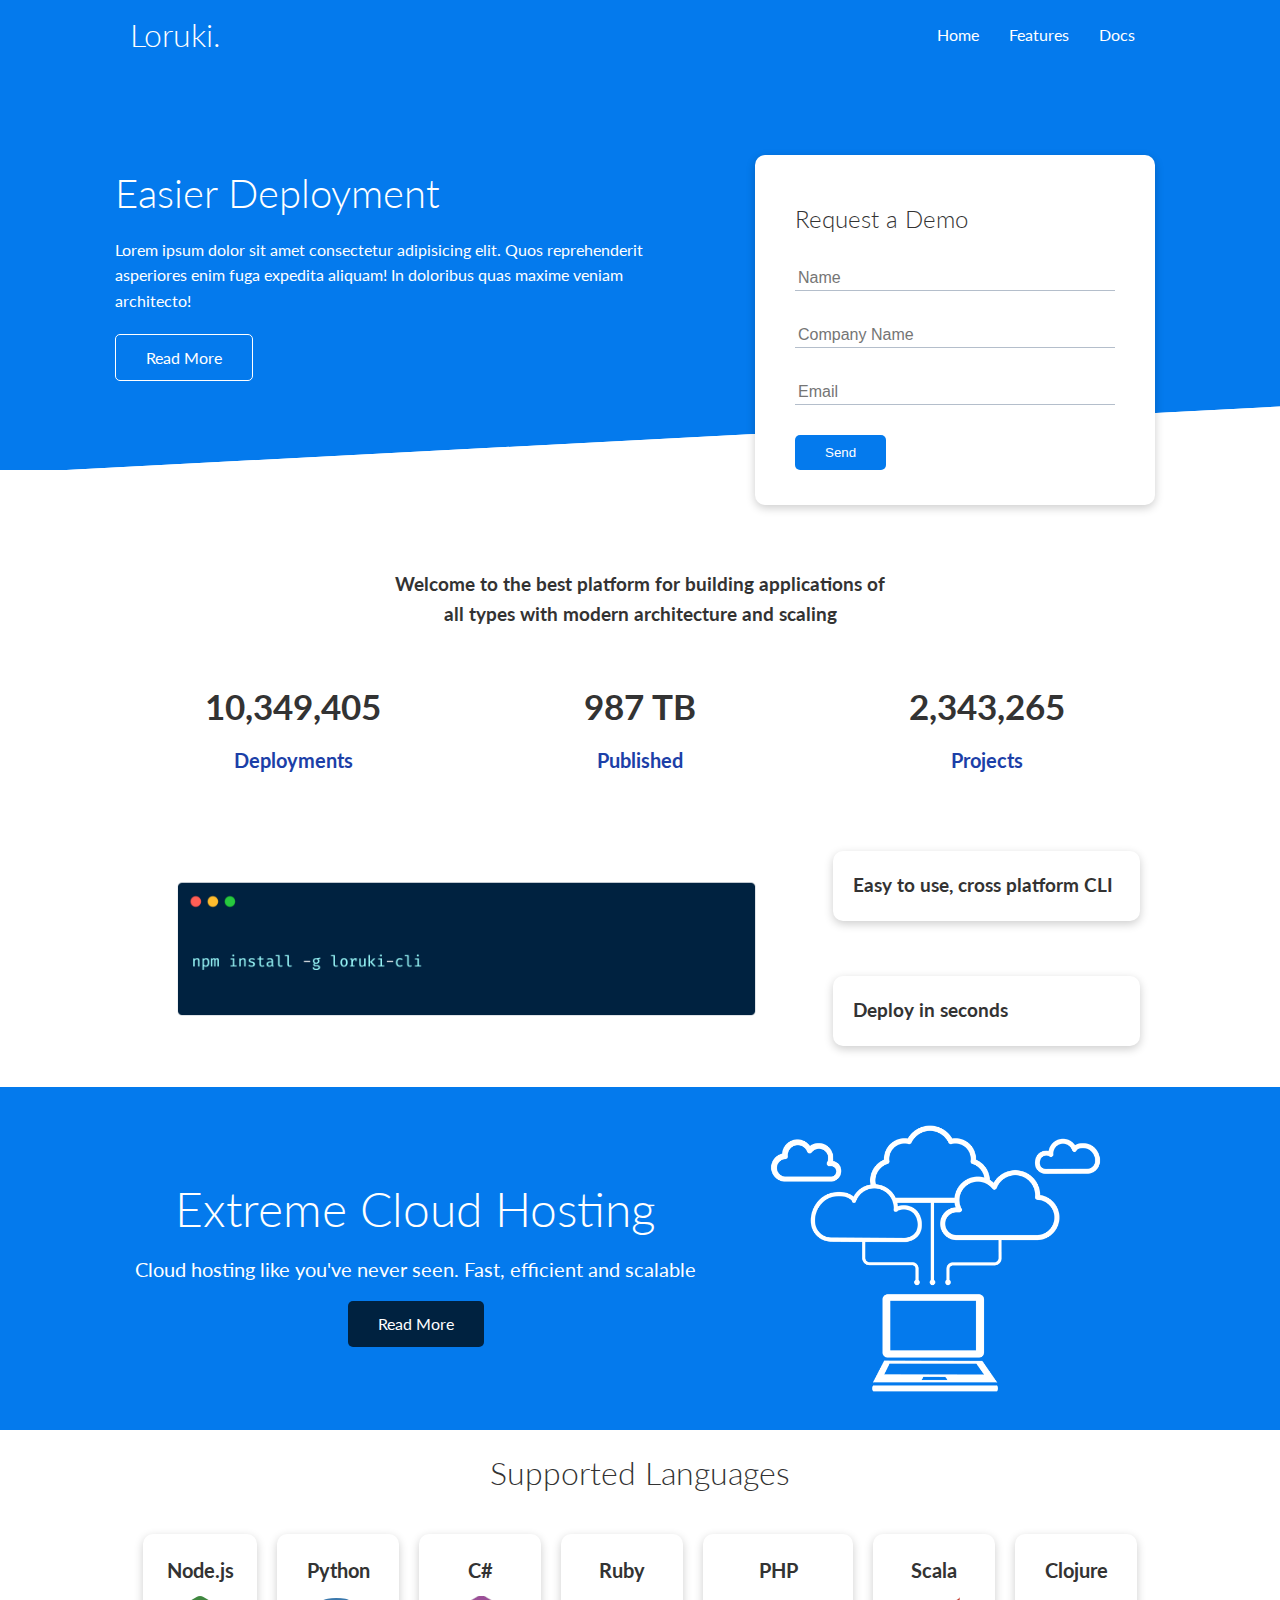
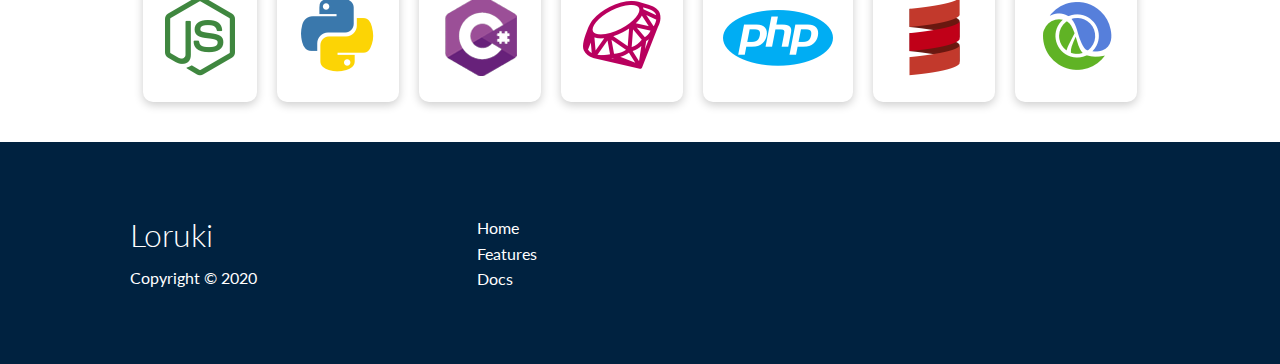
<file: index.html>
<!DOCTYPE html>
<html lang="en">
<head>
    <meta charset="UTF-8">
    <meta name="viewport" content="width=device-width, initial-scale=1.0">
    <link rel="stylesheet" href="https://cdnjs.cloudflare.com/ajax/libs/font-awesome/5.15.1/css/all.min.css" integrity="sha512-+4zCK9k+qNFUR5X+cKL9EIR+ZOhtIloNl9GIKS57V1MyNsYpYcUrUeQc9vNfzsWfV28IaLL3i96P9sdNyeRssA==" crossorigin="anonymous" />
    <link rel="stylesheet" href="css/utilities.css">
    <link rel="stylesheet" href="css/style.css">
    <title>Loruki | Cloud Hosting For Everyone</title>
</head>
<body>
    <!-- Navbar -->
    <div class="navbar">
        <div class="container flex">
            <h1 class="logo">Loruki.</h1>
            <nav>
                <ul>
                    <li><a href="index.html">Home</a></li>
                    <li><a href="features.html">Features</a></li>
                    <li><a href="docs.html">Docs</a></li>
                </ul>
            </nav>
        </div>
    </div>

    <!-- Showcase -->
    <section class="showcase">
        <div class="container grid">
            <div class="showcase-text">
                <h1>Easier Deployment</h1>
                <p>Lorem ipsum dolor sit amet consectetur adipisicing elit. Quos reprehenderit asperiores enim fuga expedita aliquam! In doloribus quas maxime veniam architecto!</p>
                <a href="features.html" class="btn btn-outline">Read More</a>
            </div>

            <div class="showcase-form card">
                <h2>Request a Demo</h2>
                <form name="contact" method="POST" data-netlify="true">
                    <div class="form-control">
                        <input type="text" name="name" placeholder="Name" required>
                    </div>
                    <div class="form-control">
                        <input type="text" name="company" placeholder="Company Name" required>
                    </div>
                    <div class="form-control">
                        <input type="email" name="email" placeholder="Email" required>
                    </div>
                    <input type="submit" value="Send" class="btn btn-primary">
                </form>
            </div>
        </div>
    </section>

    <!-- Stats -->
    <section class="stats">
        <div class="container">
            <h3 class="stats-heading text-center my-1">
                Welcome to the best platform for building applications of all types with modern architecture and scaling
            </h3>

            <div class="grid grid-3 text-center my-4">
                <div>
                    <i class="fas fa-server fa-3x"></i>
                    <h3>10,349,405</h3>
                    <p class="text-secondary">Deployments</p>
                </div>
                <div>
                    <i class="fas fa-upload fa-3x"></i>
                    <h3>987 TB</h3>
                    <p class="text-secondary">Published</p>
                </div>
                <div>
                    <i class="fas fa-project-diagram fa-3x"></i>
                    <h3>2,343,265</h3>
                    <p class="text-secondary">Projects</p>
                </div>
            </div>
        </div>
    </section>

    <!-- Cli -->
    <section class="cli">
        <div class="container grid">
            <img src="images/cli.png" alt="">
            <div class="card">
                <h3>Easy to use, cross platform CLI</h3>
            </div>
            <div class="card">
                <h3>Deploy in seconds</h3>
            </div>
        </div>
    </section>

    <!-- Cloud -->
    <section class="cloud bg-primary my-2 py-2">
        <div class="container grid">
            <div class="text-center">
                <h2 class="lg">Extreme Cloud Hosting</h2>
                <p class="lead my-1">Cloud hosting like you've never seen. Fast, efficient and scalable</p>
                <a href="features.html" class="btn btn-dark">Read More</a>
            </div>
            <img src="images/cloud.png" alt="">
        </div>
    </section>

    <!-- Languages -->
    <section class="languages">
        <h2 class="md text-center my-2">Supported Languages</h2>
        <div class="container flex">
            <div class="card">
                <h4>Node.js</h4>
                <img src="images/logos/node.png" alt="">
            </div>
            <div class="card">
                <h4>Python</h4>
                <img src="images/logos/python.png" alt="">
            </div>
            <div class="card">
                <h4>C#</h4>
                <img src="images/logos/csharp.png" alt="">
            </div>
            <div class="card">
                <h4>Ruby</h4>
                <img src="images/logos/ruby.png" alt="">
            </div>
            <div class="card">
                <h4>PHP</h4>
                <img src="images/logos/php.png" alt="">
            </div>
            <div class="card">
                <h4>Scala</h4>
                <img src="images/logos/scala.png" alt="">
            </div>
            <div class="card">
                <h4>Clojure</h4>
                <img src="images/logos/clojure.png" alt="">
            </div>
        </div>
    </section>

    <!-- Footer -->
    <footer class="footer bg-dark py-5">
        <div class="container grid grid-3">
            <div>
                <h1>Loruki</h1>
                <p>Copyright &copy; 2020</p>
            </div>
            <nav>
                <ul>
                    <li><a href="index.html">Home</a></li>
                    <li><a href="features.html">Features</a></li>
                    <li><a href="docs.html">Docs</a></li>
                </ul>
            </nav>
            <div class="social">
                <a href="#"><i class="fab fa-github fa-2x"></i></a>
                <a href="#"><i class="fab fa-facebook fa-2x"></i></a>
                <a href="#"><i class="fab fa-instagram fa-2x"></i></a>
                <a href="#"><i class="fab fa-twitter fa-2x"></i></a>
            </div>
        </div>
    </footer>
</body>
</html>
</file>
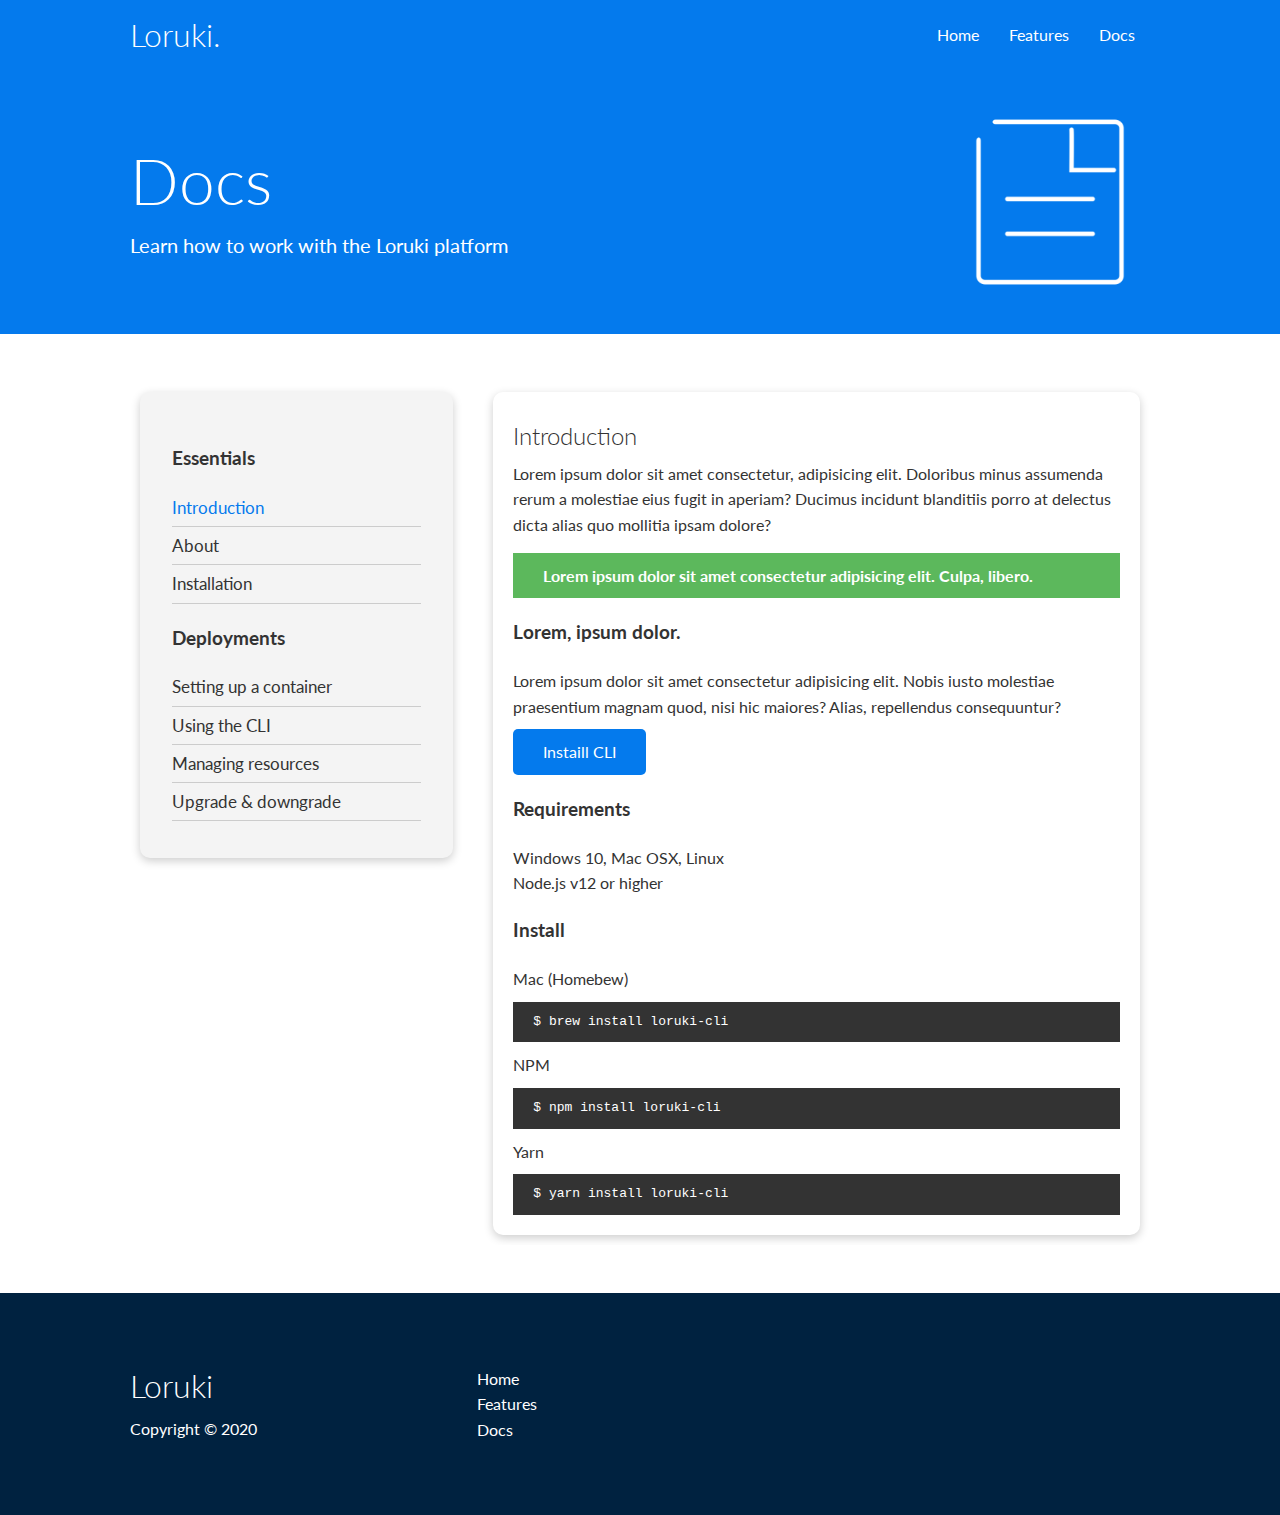
<file: docs.html>
<!DOCTYPE html>
<html lang="en">
<head>
    <meta charset="UTF-8">
    <meta name="viewport" content="width=device-width, initial-scale=1.0">
    <link rel="stylesheet" href="https://cdnjs.cloudflare.com/ajax/libs/font-awesome/5.15.1/css/all.min.css" integrity="sha512-+4zCK9k+qNFUR5X+cKL9EIR+ZOhtIloNl9GIKS57V1MyNsYpYcUrUeQc9vNfzsWfV28IaLL3i96P9sdNyeRssA==" crossorigin="anonymous" />
    <link rel="stylesheet" href="css/utilities.css">
    <link rel="stylesheet" href="css/style.css">
    <title>Loruki | Cloud Hosting For Everyone</title>
</head>
<body>
    <!-- Navbar -->
    <div class="navbar">
        <div class="container flex">
            <h1 class="logo">Loruki.</h1>
            <nav>
                <ul>
                    <li><a href="index.html">Home</a></li>
                    <li><a href="features.html">Features</a></li>
                    <li><a href="docs.html">Docs</a></li>
                </ul>
            </nav>
        </div>
    </div>

    <!-- Head -->
    <section class="docs-head bg-primary py-3">
        <div class="container grid">
            <div>
                <h1 class="xl">Docs</h1>
                <p class="lead">Learn how to work with the Loruki platform</p>
            </div>
            <img src="images/docs.png" alt="">
        </div>
    </section>

    <!-- Dpcs main -->
    <section class="docs-main my-4">
        <div class="container grid">
            <div class="card bg-light p-3">
                <h3 class="my-2">Essentials</h3>
                <nav>
                    <ul>
                        <li><a class="text-primary" href="#">Introduction</a></li>
                        <li><a href="#">About</a></li>
                        <li><a href="#">Installation</a></li>
                    </ul>
                </nav>

                <h3 class="my-2">Deployments</h3>
                <nav>
                    <ul>
                        <li><a href="#">Setting up a container</a></li>
                        <li><a href="#">Using the CLI</a></li>
                        <li><a href="#">Managing resources</a></li>
                        <li><a href="#">Upgrade & downgrade</a></li>
                    </ul>
                </nav>
            </div>
            <div class="card">
                <h2>Introduction</h2>
                <p>Lorem ipsum dolor sit amet consectetur, adipisicing elit. Doloribus minus assumenda rerum a molestiae eius fugit in aperiam? Ducimus incidunt blanditiis porro at delectus dicta alias quo mollitia ipsam dolore?</p>

                <div class="alert alert-success">
                    <i class="fas fa-info"></i>Lorem ipsum dolor sit amet consectetur adipisicing elit. Culpa, libero.
                </div>

                <h3>Lorem, ipsum dolor.</h3>
                <p>Lorem ipsum dolor sit amet consectetur adipisicing elit. Nobis iusto molestiae praesentium magnam quod, nisi hic maiores? Alias, repellendus consequuntur?</p>
                <a href="#" class="btn btn-primary">Instaill CLI</a>

                <h3>Requirements</h3>
                <ul>
                    <li>Windows 10, Mac OSX, Linux</li>
                    <li>Node.js v12 or higher</li>
                </ul>

                <h3>Install</h3>
                <p>Mac (Homebew)</p>
                <pre><code>$ brew install loruki-cli</code></pre>
                <p>NPM</p>
                <pre><code>$ npm install loruki-cli</code></pre>
                <p>Yarn</p>
                <pre><code>$ yarn install loruki-cli</code></pre>

            </div>
        </div>
    </section>

    <!-- Footer -->
    <footer class="footer bg-dark py-5">
        <div class="container grid grid-3">
            <div>
                <h1>Loruki</h1>
                <p>Copyright &copy; 2020</p>
            </div>
            <nav>
                <ul>
                    <li><a href="index.html">Home</a></li>
                    <li><a href="features.html">Features</a></li>
                    <li><a href="docs.html">Docs</a></li>
                </ul>
            </nav>
            <div class="social">
                <a href="#"><i class="fab fa-github fa-2x"></i></a>
                <a href="#"><i class="fab fa-facebook fa-2x"></i></a>
                <a href="#"><i class="fab fa-instagram fa-2x"></i></a>
                <a href="#"><i class="fab fa-twitter fa-2x"></i></a>
            </div>
        </div>
    </footer>
</body>
</html>
</file>
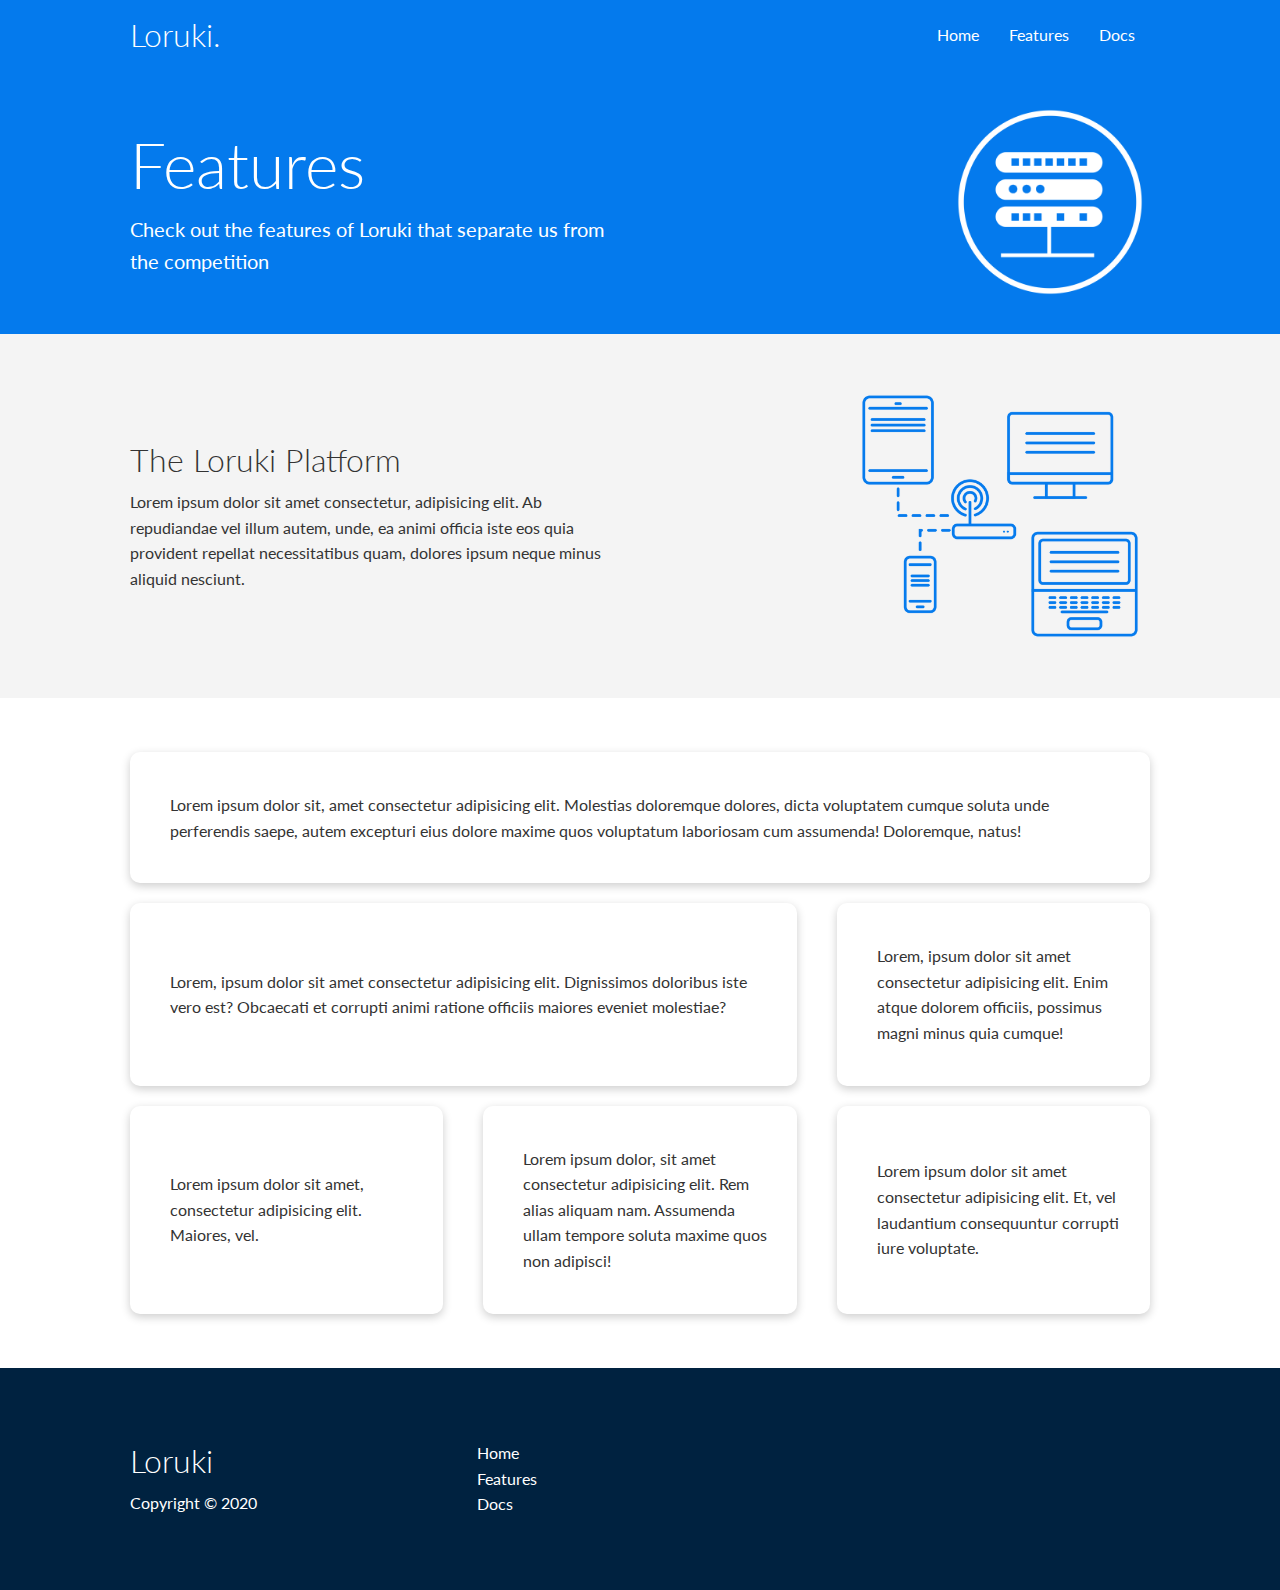
<file: features.html>
<!DOCTYPE html>
<html lang="en">
<head>
    <meta charset="UTF-8">
    <meta name="viewport" content="width=device-width, initial-scale=1.0">
    <link rel="stylesheet" href="https://cdnjs.cloudflare.com/ajax/libs/font-awesome/5.15.1/css/all.min.css" integrity="sha512-+4zCK9k+qNFUR5X+cKL9EIR+ZOhtIloNl9GIKS57V1MyNsYpYcUrUeQc9vNfzsWfV28IaLL3i96P9sdNyeRssA==" crossorigin="anonymous" />
    <link rel="stylesheet" href="css/utilities.css">
    <link rel="stylesheet" href="css/style.css">
    <title>Loruki | Cloud Hosting For Everyone</title>
</head>
<body>
    <!-- Navbar -->
    <div class="navbar">
        <div class="container flex">
            <h1 class="logo">Loruki.</h1>
            <nav>
                <ul>
                    <li><a href="index.html">Home</a></li>
                    <li><a href="features.html">Features</a></li>
                    <li><a href="docs.html">Docs</a></li>
                </ul>
            </nav>
        </div>
    </div>

    <!-- Head -->
    <section class="features-head bg-primary py-3">
        <div class="container grid">
            <div>
                <h1 class="xl">Features</h1>
                <p class="lead">Check out the features of Loruki that separate us from the competition</p>
            </div>
            <img src="images/server.png" alt="">
        </div>
    </section>

    <!-- Sub head -->
    <section class="features-sub-head bg-light py-3">
        <div class="container grid">
            <div>
                <h1 class="md">The Loruki Platform</h1>
                <p>Lorem ipsum dolor sit amet consectetur, adipisicing elit. Ab repudiandae vel illum autem, unde, ea animi officia iste eos quia provident repellat necessitatibus quam, dolores ipsum neque minus aliquid nesciunt.</p>
            </div>
            <img src="images/server2.png" alt="">
        </div>
    </section>

    <section class="features-main my-2">
        <div class="container grid grid-3">
            <div class="card flex">
                <i class="fas fa-server fa-3x"></i>
                <p>Lorem ipsum dolor sit, amet consectetur adipisicing elit. Molestias doloremque dolores, dicta voluptatem cumque soluta unde perferendis saepe, autem excepturi eius dolore maxime quos voluptatum laboriosam cum assumenda! Doloremque, natus!</p>
            </div>
            <div class="card flex">
                <i class="fas fa-networking fa-3x"></i>
                <p>Lorem, ipsum dolor sit amet consectetur adipisicing elit. Dignissimos doloribus iste vero est? Obcaecati et corrupti animi ratione officiis maiores eveniet molestiae?</p>
            </div>
            <div class="card flex">
                <i class="fas fa-laptop-code fa-3x"></i>
                <p>Lorem, ipsum dolor sit amet consectetur adipisicing elit. Enim atque dolorem officiis, possimus magni minus quia cumque!</p>
            </div>
            <div class="card flex">
                <i class="fas fa-database fa-3x"></i>
                <p>Lorem ipsum dolor sit amet, consectetur adipisicing elit. Maiores, vel.</p>
            </div>
            <div class="card flex">
                <i class="fas fa-power-off fa-3x"></i>
                <p>Lorem ipsum dolor, sit amet consectetur adipisicing elit. Rem alias aliquam nam. Assumenda ullam tempore soluta maxime quos non adipisci!</p>
            </div>
            <div class="card flex">
                <i class="fas fa-upload fa-3x"></i>
                <p>Lorem ipsum dolor sit amet consectetur adipisicing elit. Et, vel laudantium consequuntur corrupti iure voluptate.</p>
            </div>
        </div>
    </section>

    <!-- Footer -->
    <footer class="footer bg-dark py-5">
        <div class="container grid grid-3">
            <div>
                <h1>Loruki</h1>
                <p>Copyright &copy; 2020</p>
            </div>
            <nav>
                <ul>
                    <li><a href="index.html">Home</a></li>
                    <li><a href="features.html">Features</a></li>
                    <li><a href="docs.html">Docs</a></li>
                </ul>
            </nav>
            <div class="social">
                <a href="#"><i class="fab fa-github fa-2x"></i></a>
                <a href="#"><i class="fab fa-facebook fa-2x"></i></a>
                <a href="#"><i class="fab fa-instagram fa-2x"></i></a>
                <a href="#"><i class="fab fa-twitter fa-2x"></i></a>
            </div>
        </div>
    </footer>
</body>
</html>
</file>
<file: css/utilities.css>
.container {
    max-width: 1100px;
    margin: 0 auto;
    overflow: auto;
    padding: 0 40px;
}

.card {
    background-color: #fff;
    color: #333;
    border-radius: 10px;
    box-shadow: 0 3px 10px rgba(0, 0, 0, 0.2);
    padding: 20px;
    margin: 10px;
}

.btn {
    display: inline-block;
    padding: 10px 30px;
    cursor: pointer;
    background: var(--primary-color);
    color: #fff;
    border: none;
    border-radius: 5px;
}

.btn-outline {
    background-color: transparent;
    border: 1px solid #fff;
}

.btn:hover {
    transform: scale(0.98);
}

/* Backgrounds & colored buttons */
.bg-primary,
.btn-primary {
    background-color: var(--primary-color);
    color: #fff;
}

.bg-secondary,
.btn-secondary {
    background-color: var(--secondary-color);
    color: #fff;
}

.bg-dark,
.btn-dark {
    background-color: var(--dark-color);
    color: #fff;
}

.bg-light,
.btn-light {
    background-color: var(--light-color);
    color: #333;
}

.bg-primary a,
.btn-primary a,
.bg-secondary a,
.btn-secondary a,
.bg-dark a,
.btn-dark a {
    color: #fff;
}

/* Text colors */
.text-primary {
    color: var(--primary-color);
}

.text-secondary {
    color: var(--secondary-color);
}

.text-dark {
    color: var(--dark-color);
}

.text-light {
    color: var(--light-color);
}

/* Text sizes */
.lead {
    font-size: 20px;
}

.sm {
    font-size: 1rem;
}

.md {
    font-size: 2rem;
}

.lg {
    font-size: 3rem;
}

.xl {
    font-size: 4rem;
}

.text-center {
    text-align: center;
}

/* Alert */
.alert {
    background-color: var(--light-color);
    padding: 10px 20px;
    font-weight: bold;
    margin: 15px 0;
}

.alert i {
    margin-right: 10px;
}

.alert-success {
    background-color: var(--success-color);
    color: #fff;
}

.alert-error {
    background-color: var(--error-color);
    color: #fff;
}

.flex {
    display: flex;
    justify-content: center;
    align-items: center;
    height: 100%;
}

.grid {
    display: grid;
    grid-template-columns: repeat(2, 1fr);
    gap: 20px;
    justify-content: center;
    align-items: center;
    height: 100%;
}

.grid-3 {
    grid-template-columns: repeat(3, 1fr);
}

/* Margin */
.my-1 {
    margin: 1rem 0;
}

.my-2 {
    margin: 1.5rem 0;
}

.my-3 {
    margin: 2rem 0;
}

.my-4 {
    margin: 3rem 0;
}

.my-5 {
    margin: 4rem 0;
}

.m-1 {
    margin: 1rem;
}

.m-2 {
    margin: 1.5rem;
}

.m-3 {
    margin: 2rem;
}

.m-4 {
    margin: 3rem;
}

.m-5 {
    margin: 4rem;
}

/* Padding */
.py-1 {
    padding: 1rem 0;
}

.py-2 {
    padding: 1.5rem 0;
}

.py-3 {
    padding: 2rem 0;
}

.py-4 {
    padding: 3rem 0;
}

.py-5 {
    padding: 4rem 0;
}

.p-1 {
    padding: 1rem;
}

.p-2 {
    padding: 1.5rem;
}

.p-3 {
    padding: 2rem;
}

.p-4 {
    padding: 3rem;
}

.p-5 {
    padding: 4rem;
}
</file>
<file: css/style.css>
@import url('https://fonts.googleapis.com/css2?family=Lato:wght@300&display=swap');

:root {
    --primary-color: #047aed;
    --secondary-color: #1c3fa8;
    --dark-color: #002240;
    --light-color: #f4f4f4;
    --success-color: #5cb85c;
    --error-color: #d9534f;
}

* {
    box-sizing: border-box;
    padding: 0;
    margin: 0;
}

body {
    font-family: 'Lato', sans-serif;
    color: #333;
    line-height: 1.6;
}

ul {
    list-style-type: none;
}

a {
    text-decoration: none;
    color: #333;
}

h1,
h2 {
    font-weight: 300;
    line-height: 1.2;
    margin: 10px 0;
}

p {
    margin: 10px 0;
}

img {
    width: 100%;
}

code, pre {
    background: #333;
    color: #fff;
    padding: 10px;
}

/* Navbar */
.navbar {
    background-color: var(--primary-color);
    color: #fff;
    height: 70px;
}

.navbar ul {
    display: flex;
}

.navbar a {
    color: #fff;
    padding: 10px;
    margin: 0 5px;
}

.navbar a:hover {
    border-bottom: 2px #fff solid;
}

.navbar .flex {
    justify-content: space-between;
}

/* Showcase */
.showcase {
    height: 400px;
    background-color: var(--primary-color);
    color: #fff;
    position: relative;
}

.showcase h1 {
    font-size: 40px;
}

.showcase p {
    margin: 20px 0;
}

.showcase .grid {
    overflow: visible;
    grid-template-columns: 55% 45%;
    gap: 30px;
}

.showcase-text {
    animation: slideInFromLeft 1s ease-in;
}

.showcase-form {
    position: relative;
    top: 60px;
    height: 350px;
    width: 400px;
    padding: 40px;
    z-index: 100;
    justify-self: flex-end;
    animation: slideInFromRight 1s ease-in;
}

.showcase-form .form-control {
    margin:30px 0;
}

.showcase-form input[type='text'],
.showcase-form input[type='email'] {
    border: 0;
    border-bottom: 1px solid #b4becb;
    width: 100%;
    padding: 3px;
    font-size: 16px;
}

.showcase-form input:focus {
    outline: none;
}

.showcase::before,
.showcase::after {
    content: '';
    position: absolute;
    height: 100px;
    bottom: -70px;
    right: 0;
    left: 0;
    background-color: #fff;
    transform: skewY(-3deg);
    -webkit-transform: skewY(-3deg);
    -moz-transform: skewY(-3deg);
    -ms-transform: skewY(-3deg);
}

/* Stats */
.stats {
    padding-top: 100px;
    animation: slideInFromBottom 1s ease-in;
}

.stats-heading {
    max-width: 500px;
    margin: auto;
}

.stats .grid h3 {
    font-size: 35px;
}

.stats .grid p {
    font-size: 20px;
    font-weight: bold;
}

/* Cli */
.cli .grid {
    grid-template-columns: repeat(3, 1fr);
    grid-template-rows: repeat(2, 1fr);
}

.cli .grid > *:first-child {
    grid-column: 1 / span 2;
    grid-row: 1 / span 2;
}

/* Cloud */
.cloud .grid {
    grid-template-columns: 4fr 3fr;
}

/* Languages */
.languages .flex {
    flex-wrap: wrap;
}

.languages .card {
    text-align: center;
    margin: 18px 10px 40px;
    transition: transform 0.2s ease-in;
}

.languages .card h4 {
    font-size: 20px;
    margin-bottom: 10px;
}

.languages .card:hover {
    transform: translateY(-15px);
}

/* Features */
.features-head img,
.docs-head img {
    width: 200px;
    justify-self: flex-end;
}

.features-sub-head img {
    width: 300px;
    justify-self: flex-end;
}

.features-main .card > i {
    margin-right: 20px;
}

.features-main .grid {
    padding: 30px;
}

.features-main .grid > *:first-child {
    grid-column: 1 / span 3;
}

.features-main .grid > *:nth-child(2) {
    grid-column: 1 / span 2;
}

/* Docs */
.docs-main h3 {
    margin: 20px 0;
}

.docs-main .grid {
    grid-template-columns: 1fr 2fr;
    align-items: flex-start;
}

.docs-main nav li {
    font-size: 17px;
    padding-bottom: 5px;
    margin-bottom: 5px;
    border-bottom: 1px solid #ccc;
}

.docs-main a:hover {
    font-weight: bold;
}

/* Footer */
.footer .social a {
    margin: 0 10px;
}

/* Animations */
@keyframes slideInFromLeft {
    0% {
        transform: translateX(-100%);
    }

    100% {
        transform: translateX(0);
    }
}

@keyframes slideInFromRight {
    0% {
        transform: translateX(100%);
    }

    100% {
        transform: translateX(0);
    }
}

@keyframes slideInFromTop {
    0% {
        transform: translateY(-100%);
    }

    100% {
        transform: translateX(0);
    }
}

@keyframes slideInFromBottom {
    0% {
        transform: translateY(100%);
    }

    100% {
        transform: translateX(0);
    }
}

/* Tablets and under */
@media(max-width: 768px) {
    .grid,
    .showcase .grid,
    .stats .grid,
    .cli .grid,
    .cloud .grid,
    .features-main .grid,
    .docs-main .grid {
        grid-template-columns: 1fr;
        grid-template-rows: 1fr;
    }

    .showcase {
        height: auto;
    }

    .showcase-text {
        text-align: center;
        margin-top: 40px;
        animation: slideInFromTop 1s ease-in;
    }

    .showcase-form {
        justify-self: center;
        margin: auto;
        animation: slideInFromBottom 1s ease-in;
    }

    .cli .grid > *:first-child {
        grid-column: 1;
        grid-row: 1;
    }

    .features-head,
    .features-sub-head,
    .docs-head {
        text-align: center;
    }

    .features-head img,
    .features-sub-head img,
    .docs-head img {
        justify-self: center;
    }

    .features-main .grid >*:first-child,
    .features-main .grid >*:nth-child(2) {
        grid-column: 1;
    }
}

/* Mobile */
@media(max-width: 500px) {
    .navbar {
        height: 110px;
    }

    .navbar .flex {
        flex-direction: column;
    }

    .navbar ul {
        padding: 10px;
        background-color: rgba(0, 0, 0, 0.1);
    }
}
</file>
